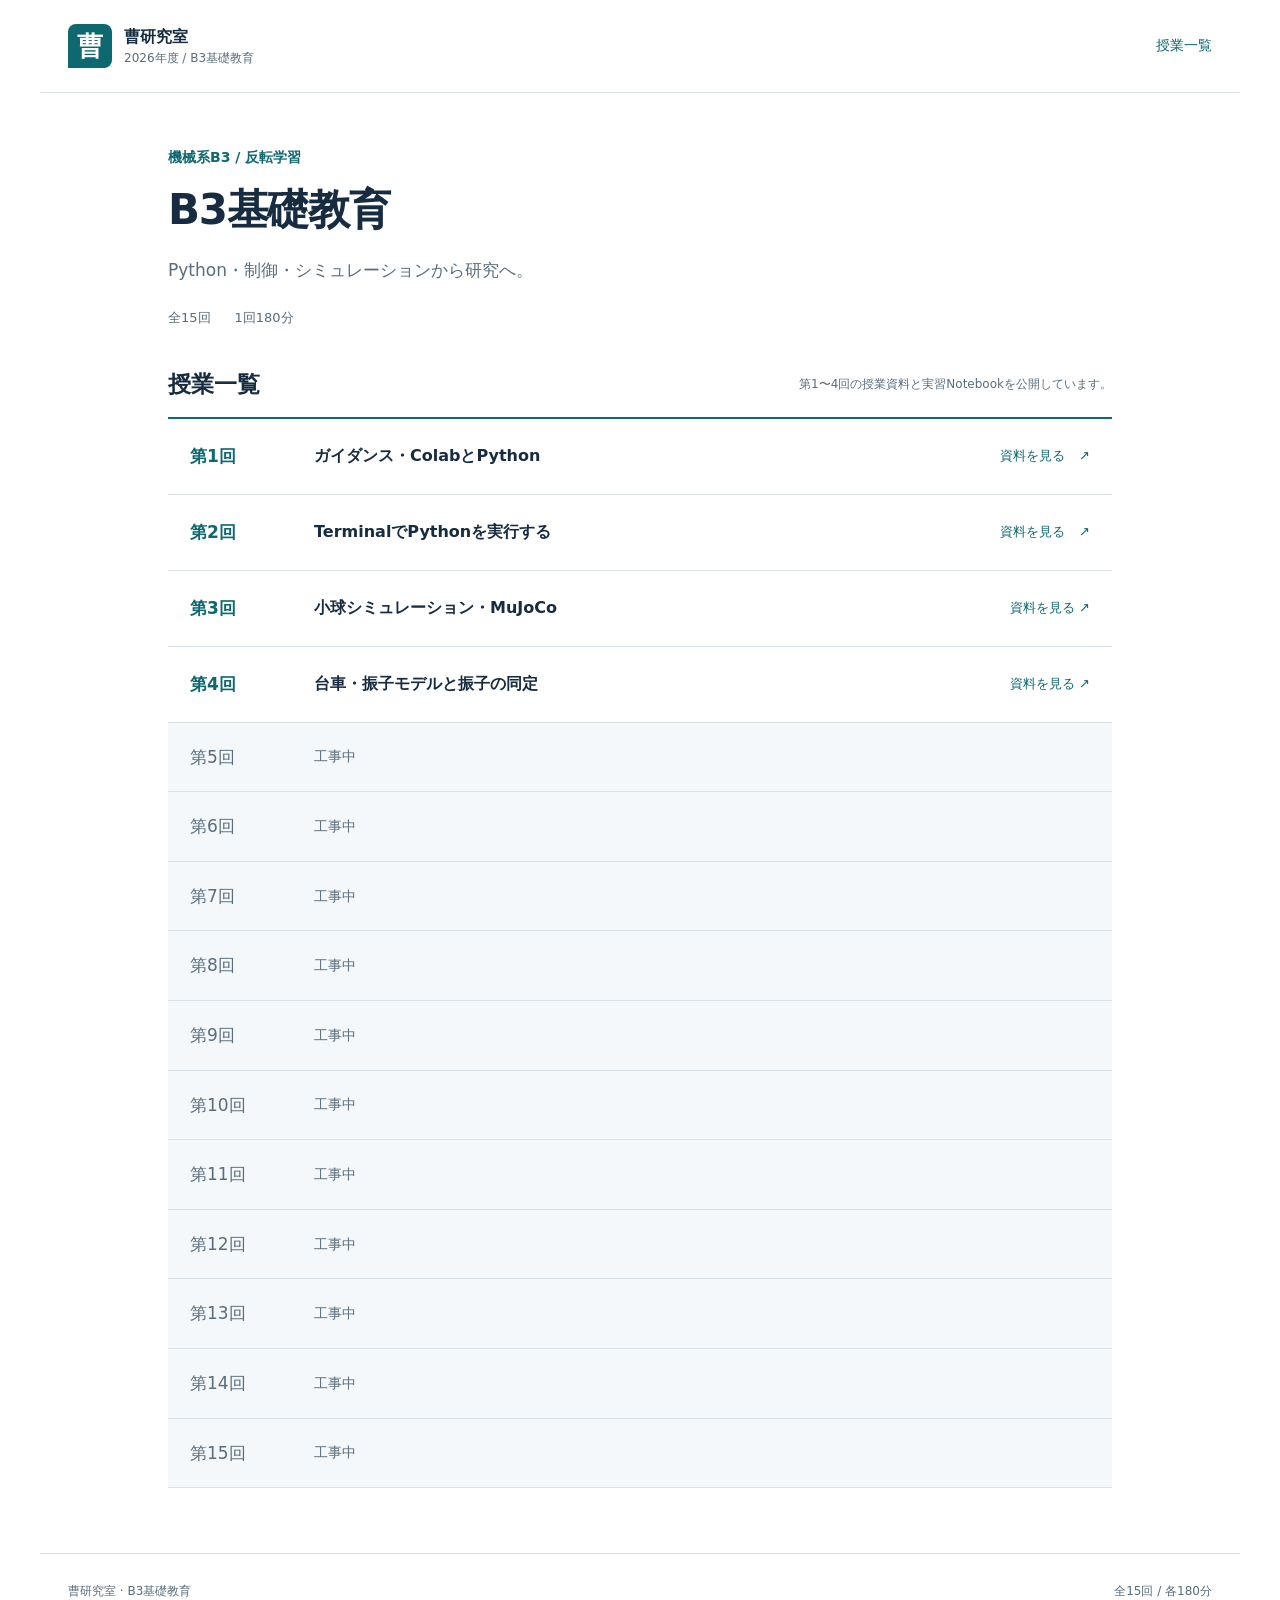
<file: index.html>
<!DOCTYPE html>
<html lang="ja"><head><meta charset="utf-8"/><meta content="width=device-width, initial-scale=1" name="viewport"/><meta content="曹研究室 B3基礎教育。全15回の授業資料。" name="description"/><meta content="#0e6870" name="theme-color"/><title>授業一覧｜曹研究室 B3基礎教育</title><link href="assets/favicon.svg" rel="icon" type="image/svg+xml"/><link href="assets/styles.css" rel="stylesheet"/></head><body><a class="skip" href="#main">本文へ移動</a><header class="site-header"><a class="brand" href="./"><span aria-hidden="true" class="brand-mark">曹</span><span>曹研究室<span class="brand-sub">2026年度 / B3基礎教育</span></span></a><a class="all-lessons" href="./">授業一覧</a></header><main class="course-home" id="main"><section class="course-intro"><p class="course-label">機械系B3 / 反転学習</p><h1>B3基礎教育</h1><p class="course-description">Python・制御・シミュレーションから研究へ。</p><div class="course-facts"><span>全15回</span><span>1回180分</span></div></section><section aria-labelledby="outline-title" class="course-outline"><div class="outline-heading"><h2 id="outline-title">授業一覧</h2><p>第1〜4回の授業資料と実習Notebookを公開しています。</p></div><ol class="lesson-list"><li id="lesson-01"><a class="lesson-row available" href="lessons/01/"><span class="lesson-number">第1回</span><span class="lesson-title">ガイダンス・ColabとPython</span><span class="row-action">資料を見る <span aria-hidden="true">↗</span></span></a></li><li id="lesson-02"><a class="lesson-row available" href="lessons/02/"><span class="lesson-number">第2回</span><span class="lesson-title">TerminalでPythonを実行する</span><span class="row-action">資料を見る <span aria-hidden="true">↗</span></span></a></li><li id="lesson-03"><a class="lesson-row available" href="lessons/03/"><span class="lesson-number">第3回</span><span class="lesson-title">小球シミュレーション・MuJoCo</span><span class="row-action">資料を見る ↗</span></a></li><li id="lesson-04"><a class="lesson-row available" href="lessons/04/"><span class="lesson-number">第4回</span><span class="lesson-title">台車・振子モデルと振子の同定</span><span class="row-action">資料を見る ↗</span></a></li><li class="lesson-row pending" id="lesson-05"><span class="lesson-number">第5回</span><span class="construction">工事中</span></li><li class="lesson-row pending" id="lesson-06"><span class="lesson-number">第6回</span><span class="construction">工事中</span></li><li class="lesson-row pending" id="lesson-07"><span class="lesson-number">第7回</span><span class="construction">工事中</span></li><li class="lesson-row pending" id="lesson-08"><span class="lesson-number">第8回</span><span class="construction">工事中</span></li><li class="lesson-row pending" id="lesson-09"><span class="lesson-number">第9回</span><span class="construction">工事中</span></li><li class="lesson-row pending" id="lesson-10"><span class="lesson-number">第10回</span><span class="construction">工事中</span></li><li class="lesson-row pending" id="lesson-11"><span class="lesson-number">第11回</span><span class="construction">工事中</span></li><li class="lesson-row pending" id="lesson-12"><span class="lesson-number">第12回</span><span class="construction">工事中</span></li><li class="lesson-row pending" id="lesson-13"><span class="lesson-number">第13回</span><span class="construction">工事中</span></li><li class="lesson-row pending" id="lesson-14"><span class="lesson-number">第14回</span><span class="construction">工事中</span></li><li class="lesson-row pending" id="lesson-15"><span class="lesson-number">第15回</span><span class="construction">工事中</span></li></ol></section></main><footer class="site-footer"><span>曹研究室 · B3基礎教育</span><span>全15回 / 各180分</span></footer></body></html>
</file>
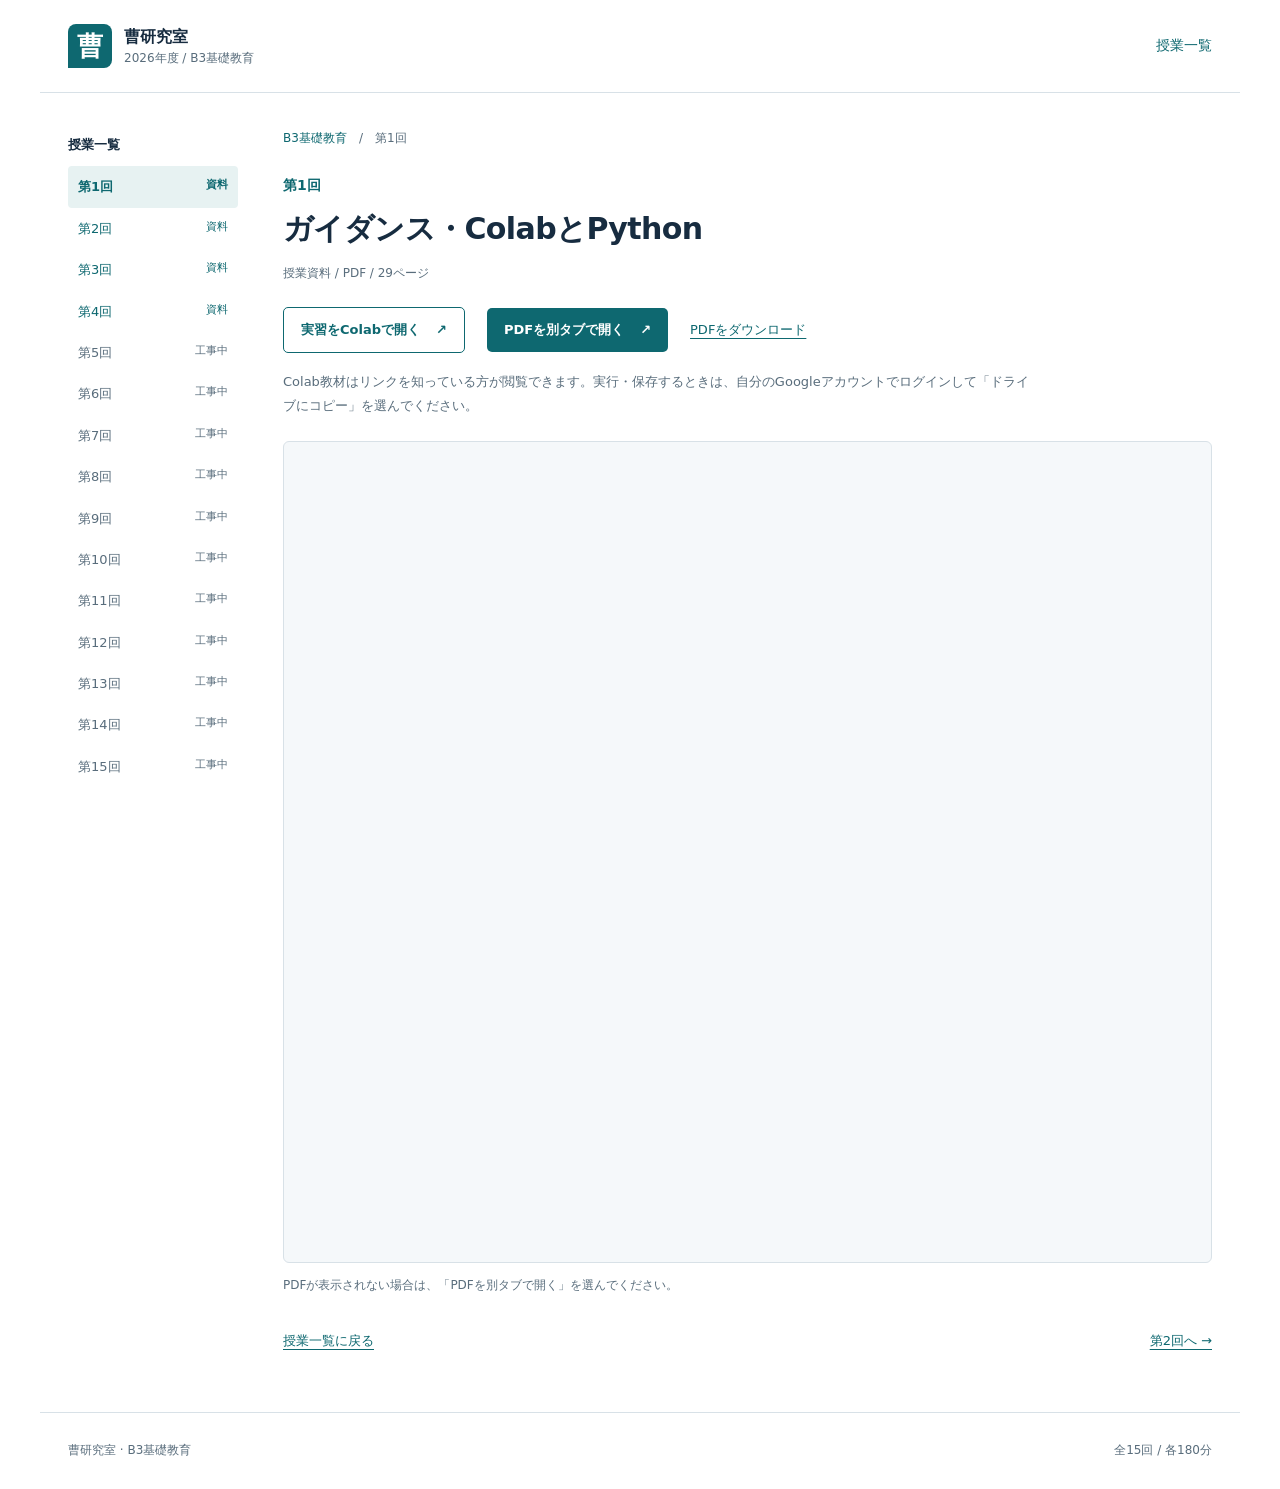
<file: lessons/01/index.html>
<!DOCTYPE html>
<html lang="ja"><head><meta charset="utf-8"/><meta content="width=device-width, initial-scale=1" name="viewport"/><meta content="曹研究室 B3基礎教育。全15回の授業資料。" name="description"/><meta content="#0e6870" name="theme-color"/><title>第1回 ガイダンス・ColabとPython｜曹研究室 B3基礎教育</title><link href="../../assets/favicon.svg" rel="icon" type="image/svg+xml"/><link href="../../assets/styles.css" rel="stylesheet"/></head><body><a class="skip" href="#main">本文へ移動</a><header class="site-header"><a class="brand" href="../../"><span aria-hidden="true" class="brand-mark">曹</span><span>曹研究室<span class="brand-sub">2026年度 / B3基礎教育</span></span></a><a class="all-lessons" href="../../">授業一覧</a></header><main class="lesson-layout" id="main"><aside class="course-nav"><p>授業一覧</p><nav aria-label="各回の資料"><ol><li><a aria-current="page" href="../01/"><span>第1回</span><span class="nav-status">資料</span></a></li><li><a href="../02/"><span>第2回</span><span class="nav-status">資料</span></a></li><li><a href="../03/"><span>第3回</span><span class="nav-status">資料</span></a></li><li><a href="../04/"><span>第4回</span><span class="nav-status">資料</span></a></li><li class="nav-pending"><span>第5回</span><span class="nav-status">工事中</span></li><li class="nav-pending"><span>第6回</span><span class="nav-status">工事中</span></li><li class="nav-pending"><span>第7回</span><span class="nav-status">工事中</span></li><li class="nav-pending"><span>第8回</span><span class="nav-status">工事中</span></li><li class="nav-pending"><span>第9回</span><span class="nav-status">工事中</span></li><li class="nav-pending"><span>第10回</span><span class="nav-status">工事中</span></li><li class="nav-pending"><span>第11回</span><span class="nav-status">工事中</span></li><li class="nav-pending"><span>第12回</span><span class="nav-status">工事中</span></li><li class="nav-pending"><span>第13回</span><span class="nav-status">工事中</span></li><li class="nav-pending"><span>第14回</span><span class="nav-status">工事中</span></li><li class="nav-pending"><span>第15回</span><span class="nav-status">工事中</span></li></ol></nav></aside><article class="lesson-page"><nav aria-label="パンくず" class="breadcrumb"><a href="../../">B3基礎教育</a><span aria-hidden="true">/</span><span>第1回</span></nav><header class="lesson-heading"><p class="course-label">第1回</p><h1>ガイダンス・ColabとPython</h1><p class="pdf-description">授業資料 / PDF / 29ページ</p></header><div class="pdf-actions"><a class="button colab" href="https://colab.research.google.com/drive/1ZdDFFNfeDRK4dEzME4E3wEAp5zHElpoN?usp=sharing" rel="noopener" target="_blank">実習をColabで開く <span aria-hidden="true">↗</span></a><a class="button primary" href="../../materials/01/slides.pdf" rel="noopener" target="_blank">PDFを別タブで開く <span aria-hidden="true">↗</span></a><a class="download-link" download="B3_第1回.pdf" href="../../materials/01/slides.pdf">PDFをダウンロード</a></div><p class="colab-note">Colab教材はリンクを知っている方が閲覧できます。実行・保存するときは、自分のGoogleアカウントでログインして「ドライブにコピー」を選んでください。</p><div class="pdf-viewer"><iframe src="../../materials/01/slides.pdf#view=FitH" title="第1回 ガイダンス・ColabとPython 授業資料PDF"></iframe></div><p class="viewer-note">PDFが表示されない場合は、「PDFを別タブで開く」を選んでください。</p><nav aria-label="授業の移動" class="lesson-bottom"><a href="../../">授業一覧に戻る</a><a href="../02/">第2回へ →</a></nav></article></main><footer class="site-footer"><span>曹研究室 · B3基礎教育</span><span>全15回 / 各180分</span></footer></body></html>
</file>
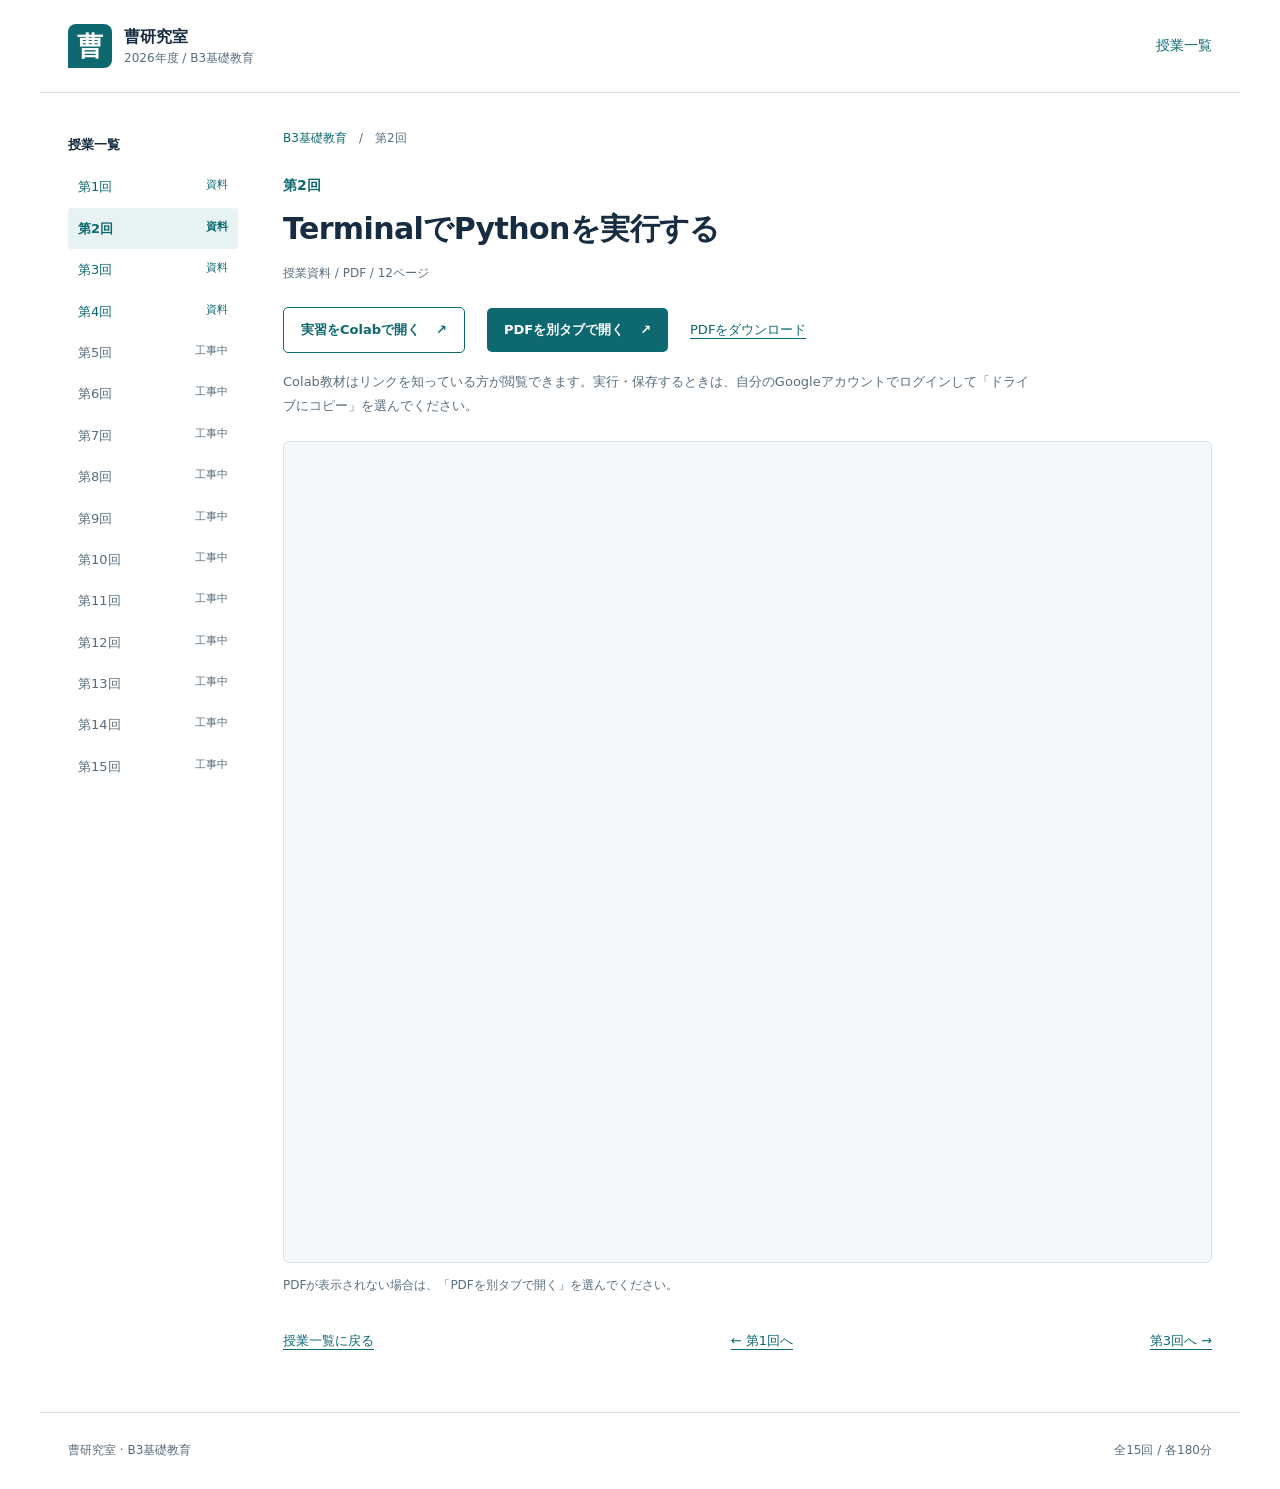
<file: lessons/02/index.html>
<!DOCTYPE html>
<html lang="ja"><head><meta charset="utf-8"/><meta content="width=device-width, initial-scale=1" name="viewport"/><meta content="曹研究室 B3基礎教育。全15回の授業資料。" name="description"/><meta content="#0e6870" name="theme-color"/><title>第2回 TerminalでPythonを実行する｜曹研究室 B3基礎教育</title><link href="../../assets/favicon.svg" rel="icon" type="image/svg+xml"/><link href="../../assets/styles.css" rel="stylesheet"/></head><body><a class="skip" href="#main">本文へ移動</a><header class="site-header"><a class="brand" href="../../"><span aria-hidden="true" class="brand-mark">曹</span><span>曹研究室<span class="brand-sub">2026年度 / B3基礎教育</span></span></a><a class="all-lessons" href="../../">授業一覧</a></header><main class="lesson-layout" id="main"><aside class="course-nav"><p>授業一覧</p><nav aria-label="各回の資料"><ol><li><a href="../01/"><span>第1回</span><span class="nav-status">資料</span></a></li><li><a aria-current="page" href="../02/"><span>第2回</span><span class="nav-status">資料</span></a></li><li><a href="../03/"><span>第3回</span><span class="nav-status">資料</span></a></li><li><a href="../04/"><span>第4回</span><span class="nav-status">資料</span></a></li><li class="nav-pending"><span>第5回</span><span class="nav-status">工事中</span></li><li class="nav-pending"><span>第6回</span><span class="nav-status">工事中</span></li><li class="nav-pending"><span>第7回</span><span class="nav-status">工事中</span></li><li class="nav-pending"><span>第8回</span><span class="nav-status">工事中</span></li><li class="nav-pending"><span>第9回</span><span class="nav-status">工事中</span></li><li class="nav-pending"><span>第10回</span><span class="nav-status">工事中</span></li><li class="nav-pending"><span>第11回</span><span class="nav-status">工事中</span></li><li class="nav-pending"><span>第12回</span><span class="nav-status">工事中</span></li><li class="nav-pending"><span>第13回</span><span class="nav-status">工事中</span></li><li class="nav-pending"><span>第14回</span><span class="nav-status">工事中</span></li><li class="nav-pending"><span>第15回</span><span class="nav-status">工事中</span></li></ol></nav></aside><article class="lesson-page"><nav aria-label="パンくず" class="breadcrumb"><a href="../../">B3基礎教育</a><span aria-hidden="true">/</span><span>第2回</span></nav><header class="lesson-heading"><p class="course-label">第2回</p><h1>TerminalでPythonを実行する</h1><p class="pdf-description">授業資料 / PDF / 12ページ</p></header><div class="pdf-actions"><a class="button colab" href="https://colab.research.google.com/drive/1m3ff0OOlyYH0OrJ8MMpPL3AChTdIDqF0?usp=sharing" rel="noopener" target="_blank">実習をColabで開く <span aria-hidden="true">↗</span></a><a class="button primary" href="../../materials/02/slides.pdf" rel="noopener" target="_blank">PDFを別タブで開く <span aria-hidden="true">↗</span></a><a class="download-link" download="B3_第2回.pdf" href="../../materials/02/slides.pdf">PDFをダウンロード</a></div><p class="colab-note">Colab教材はリンクを知っている方が閲覧できます。実行・保存するときは、自分のGoogleアカウントでログインして「ドライブにコピー」を選んでください。</p><div class="pdf-viewer"><iframe src="../../materials/02/slides.pdf#view=FitH" title="第2回 TerminalでPythonを実行する 授業資料PDF"></iframe></div><p class="viewer-note">PDFが表示されない場合は、「PDFを別タブで開く」を選んでください。</p><nav aria-label="授業の移動" class="lesson-bottom"><a href="../../">授業一覧に戻る</a><a href="../01/">← 第1回へ</a><a href="../03/">第3回へ →</a></nav></article></main><footer class="site-footer"><span>曹研究室 · B3基礎教育</span><span>全15回 / 各180分</span></footer></body></html>
</file>
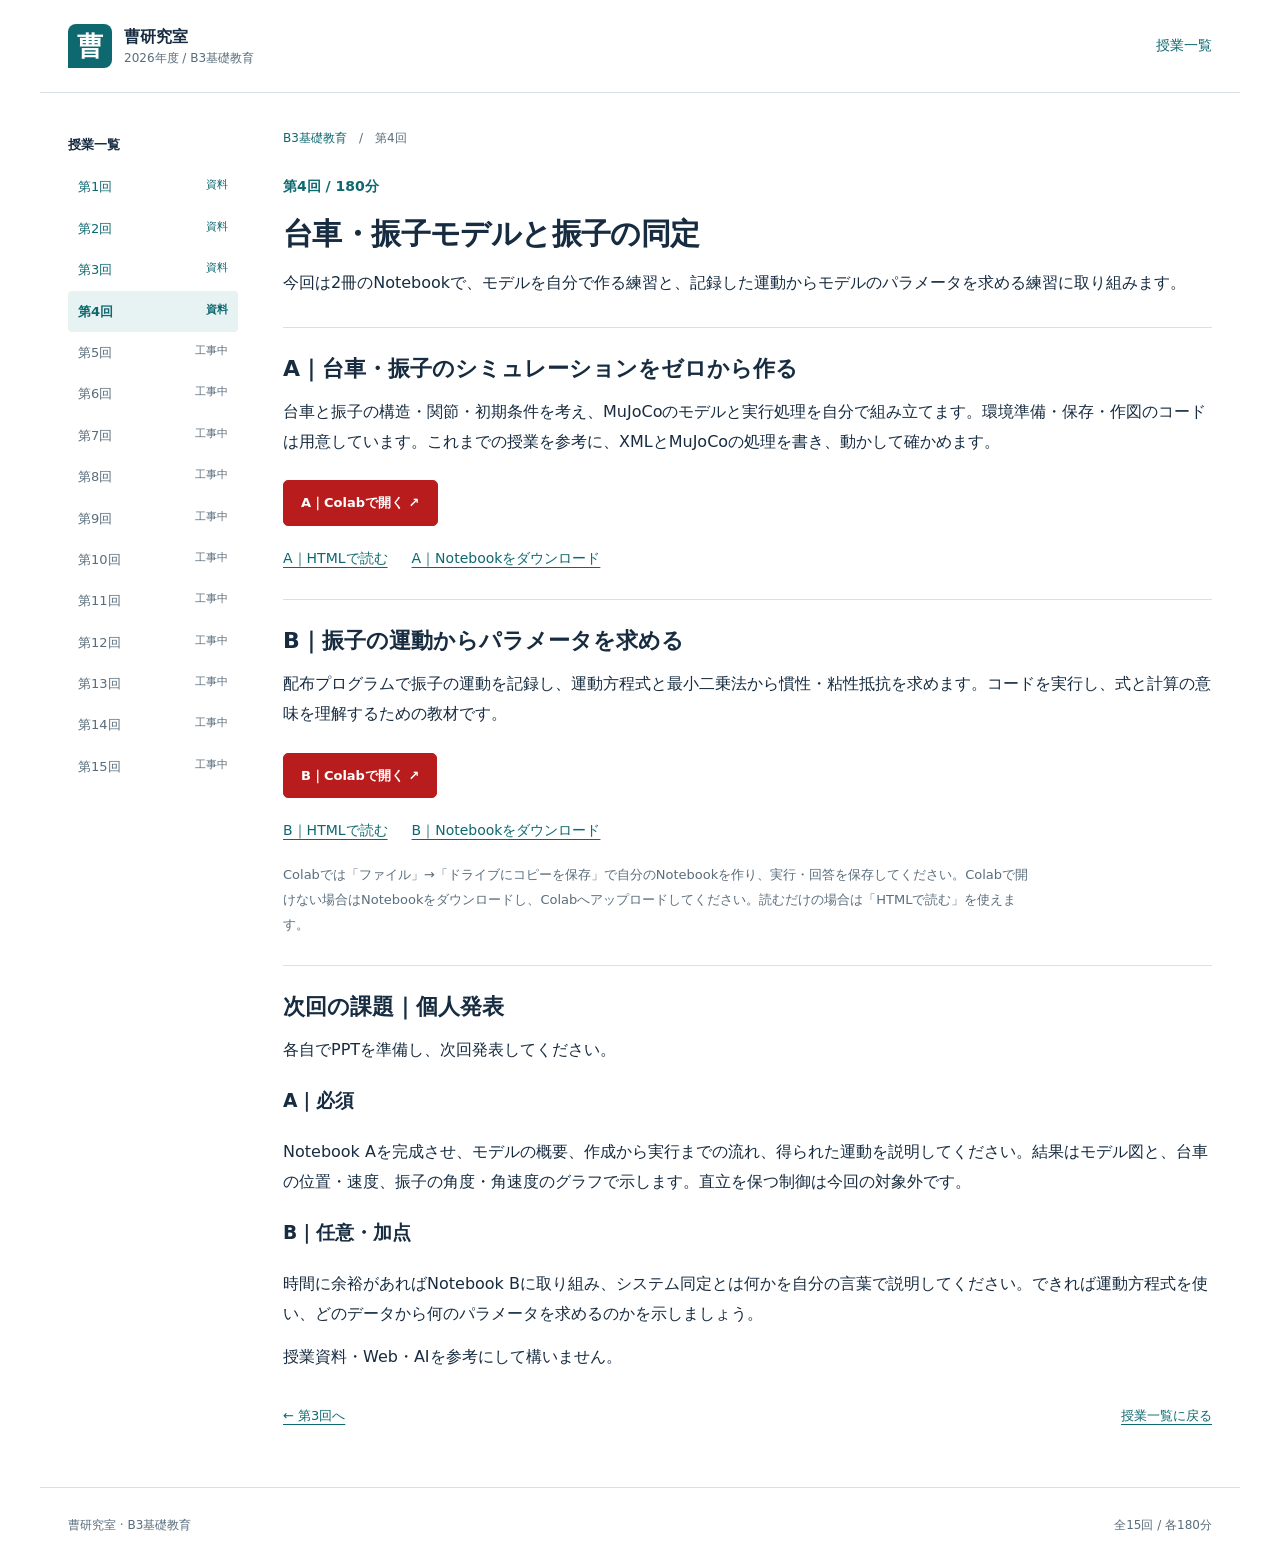
<file: lessons/04/index.html>
<!doctype html>
<html lang="ja">
<head>
<meta charset="utf-8"><meta name="viewport" content="width=device-width, initial-scale=1">
<meta name="description" content="第4回：台車・振子のシミュレーションをゼロから作り、支点を固定した振子のデータから減衰を推定します。">
<title>第4回 台車・振子モデルと振子の同定｜曹研究室 B3基礎教育</title>
<link rel="icon" href="../../assets/favicon.svg" type="image/svg+xml">
<link rel="stylesheet" href="../../assets/styles.css">
<style>
.lesson04 .notebook-section{margin-top:28px;padding-top:24px;border-top:1px solid var(--line)}
.lesson04 h2{font-size:22px;margin-bottom:12px}.lesson04 p{margin:12px 0;line-height:1.9}
.lesson04 .button.colab{background:#b91c1c;border:1px solid #b91c1c;color:#fff}
.lesson04 .button.colab:hover{background:#991b1b;border-color:#991b1b}
.lesson04 .material-links{display:flex;flex-wrap:wrap;gap:12px 24px;font-size:14px}
.lesson04 .colab-note{margin-top:20px}
</style>
</head>
<body>
<a class="skip" href="#main">本文へ移動</a>
<header class="site-header"><a class="brand" href="../../"><span class="brand-mark" aria-hidden="true">曹</span><span>曹研究室<span class="brand-sub">2026年度 / B3基礎教育</span></span></a><a class="all-lessons" href="../../">授業一覧</a></header>
<div class="lesson-layout">
<aside class="course-nav"><p>授業一覧</p><nav aria-label="各回の資料"><ol><li><a href="../01/"><span>第1回</span><span class="nav-status">資料</span></a></li><li><a href="../02/"><span>第2回</span><span class="nav-status">資料</span></a></li><li><a href="../03/"><span>第3回</span><span class="nav-status">資料</span></a></li><li><a href="../04/" aria-current="page"><span>第4回</span><span class="nav-status">資料</span></a></li><li class="nav-pending"><span>第5回</span><span class="nav-status">工事中</span></li><li class="nav-pending"><span>第6回</span><span class="nav-status">工事中</span></li><li class="nav-pending"><span>第7回</span><span class="nav-status">工事中</span></li><li class="nav-pending"><span>第8回</span><span class="nav-status">工事中</span></li><li class="nav-pending"><span>第9回</span><span class="nav-status">工事中</span></li><li class="nav-pending"><span>第10回</span><span class="nav-status">工事中</span></li><li class="nav-pending"><span>第11回</span><span class="nav-status">工事中</span></li><li class="nav-pending"><span>第12回</span><span class="nav-status">工事中</span></li><li class="nav-pending"><span>第13回</span><span class="nav-status">工事中</span></li><li class="nav-pending"><span>第14回</span><span class="nav-status">工事中</span></li><li class="nav-pending"><span>第15回</span><span class="nav-status">工事中</span></li></ol></nav></aside>
<main id="main" class="lesson-page lesson04">
<nav class="breadcrumb" aria-label="パンくず"><a href="../../">B3基礎教育</a><span aria-hidden="true">/</span><span>第4回</span></nav>
<header class="lesson-heading"><p class="course-label">第4回 / 180分</p><h1>台車・振子モデルと振子の同定</h1>
<p>今回は2冊のNotebookで、モデルを自分で作る練習と、記録した運動からモデルのパラメータを求める練習に取り組みます。</p></header>
<section class="notebook-section" aria-labelledby="model-title">
<h2 id="model-title">A｜台車・振子のシミュレーションをゼロから作る</h2>
<p>台車と振子の構造・関節・初期条件を考え、MuJoCoのモデルと実行処理を自分で組み立てます。環境準備・保存・作図のコードは用意しています。これまでの授業を参考に、XMLとMuJoCoの処理を書き、動かして確かめます。</p>
<div class="pdf-actions"><a class="button colab" href="https://colab.research.google.com/drive/1zJkIM1h1L9vUq7i0Lh4q-iRpZC7evbGe" target="_blank" rel="noopener">A｜Colabで開く ↗</a></div>
<div class="material-links"><a href="../../materials/04/model.html">A｜HTMLで読む</a><a href="../../materials/04/model.ipynb" download="B3_04A_Model.ipynb">A｜Notebookをダウンロード</a></div>
</section>
<section class="notebook-section" aria-labelledby="identification-title">
<h2 id="identification-title">B｜振子の運動からパラメータを求める</h2>
<p>配布プログラムで振子の運動を記録し、運動方程式と最小二乗法から慣性・粘性抵抗を求めます。コードを実行し、式と計算の意味を理解するための教材です。</p>
<div class="pdf-actions"><a class="button colab" href="https://colab.research.google.com/drive/1qgVpKimMMXmOCDh3XeUuEIe2Cxim4zfc" target="_blank" rel="noopener">B｜Colabで開く ↗</a></div>
<div class="material-links"><a href="../../materials/04/identification.html">B｜HTMLで読む</a><a href="../../materials/04/identification.ipynb" download="B3_04B_Identification.ipynb">B｜Notebookをダウンロード</a></div>
</section>
<p class="colab-note">Colabでは「ファイル」→「ドライブにコピーを保存」で自分のNotebookを作り、実行・回答を保存してください。Colabで開けない場合はNotebookをダウンロードし、Colabへアップロードしてください。読むだけの場合は「HTMLで読む」を使えます。</p>
<section class="notebook-section" aria-labelledby="assignment-title">
<h2 id="assignment-title">次回の課題｜個人発表</h2>
<p>各自でPPTを準備し、次回発表してください。</p>
<h3>A｜必須</h3>
<p>Notebook Aを完成させ、モデルの概要、作成から実行までの流れ、得られた運動を説明してください。結果はモデル図と、台車の位置・速度、振子の角度・角速度のグラフで示します。直立を保つ制御は今回の対象外です。</p>
<h3>B｜任意・加点</h3>
<p>時間に余裕があればNotebook Bに取り組み、システム同定とは何かを自分の言葉で説明してください。できれば運動方程式を使い、どのデータから何のパラメータを求めるのかを示しましょう。</p>
<p>授業資料・Web・AIを参考にして構いません。</p>
</section>
<nav class="lesson-bottom" aria-label="授業の移動"><a href="../03/">← 第3回へ</a><a href="../../">授業一覧に戻る</a></nav>
</main></div>
<footer class="site-footer"><span>曹研究室 · B3基礎教育</span><span>全15回 / 各180分</span></footer>
</body></html>
</file>
<file: assets/styles.css>
:root{--ink:#172c40;--muted:#596d7c;--teal:#0e6870;--line:#d8e1e7;--wash:#f5f8fa;--focus:#d67516}*{box-sizing:border-box}html{scroll-behavior:smooth}body{margin:0;color:var(--ink);background:#fff;font-family:"Noto Sans CJK JP","Yu Gothic","Hiragino Kaku Gothic ProN",system-ui,sans-serif;font-size:16px;line-height:1.8}a{color:var(--teal);text-underline-offset:4px}a:hover{color:#284cbd}a:focus-visible{outline:3px solid var(--focus);outline-offset:4px}h1,h2,p,ol{margin:0}h1,h2{line-height:1.5}.skip{position:absolute;left:20px;top:-100px;background:white;padding:8px 16px;z-index:10}.skip:focus{top:10px}.site-header{max-width:1200px;margin:auto;padding:24px 28px;border-bottom:1px solid var(--line);display:flex;justify-content:space-between;align-items:center;gap:24px}.brand{display:flex;gap:12px;align-items:center;text-decoration:none;color:var(--ink);font-weight:700;line-height:1.5}.brand-mark{display:grid;place-items:center;width:44px;height:44px;background:var(--teal);color:white;font-size:26px;border-radius:8px 8px 8px 0}.brand-sub{display:block;color:var(--muted);font-size:12px;font-weight:500}.all-lessons{font-size:14px;text-decoration:none}.course-home{max-width:1000px;padding:0 28px 65px;margin:auto}.course-intro{padding:52px 0 38px}.course-label{font-size:14px;font-weight:700;color:var(--teal);margin-bottom:8px}.course-intro h1{font-size:42px;letter-spacing:-.03em}.course-description{font-size:17px;color:var(--muted);margin:14px 0 20px}.course-facts{display:flex;gap:24px;color:var(--muted);font-size:13px}.outline-heading{display:flex;align-items:center;justify-content:space-between;gap:20px;margin-bottom:15px}.outline-heading h2{font-size:23px}.outline-heading p{font-size:12px;color:var(--muted)}.lesson-list{list-style:none;padding:0;border-top:2px solid var(--teal)}.lesson-list>li{border-bottom:1px solid var(--line)}.lesson-row{display:grid;grid-template-columns:100px minmax(0,1fr) auto;align-items:center;gap:24px;min-height:75px;padding:19px 22px}.available{color:var(--ink);text-decoration:none}.available:hover{background:#edf6f6;color:var(--teal)}.lesson-number{font-size:17px;font-weight:700;white-space:nowrap}.available .lesson-number{color:var(--teal)}.lesson-title{font-size:16px;font-weight:600}.row-action{font-size:13px;color:var(--teal);white-space:nowrap}.row-action span{margin-left:10px}.pending{background:var(--wash);min-height:66px;color:var(--muted)}.pending .lesson-number{font-weight:500}.construction{font-size:14px;grid-column:2/4}.site-footer{max-width:1200px;padding:27px 28px;margin:auto;display:flex;justify-content:space-between;gap:20px;border-top:1px solid var(--line);font-size:12px;color:var(--muted)}.lesson-layout{max-width:1200px;margin:auto;display:grid;grid-template-columns:170px minmax(0,1fr);gap:45px;padding:35px 28px 60px}.course-nav{font-size:13px;padding-top:5px}.course-nav>p{font-weight:700;margin-bottom:10px}.course-nav ol{list-style:none;padding:0}.course-nav li a,.nav-pending{display:flex;justify-content:space-between;gap:20px;padding:9px 10px}.course-nav li a{text-decoration:none;border-radius:4px}.course-nav a[aria-current=page]{background:#e7f2f2;font-weight:700}.nav-pending{color:var(--muted)}.nav-status{font-size:11px}.breadcrumb{display:flex;gap:12px;font-size:12px;color:var(--muted);margin-bottom:23px}.breadcrumb a{text-decoration:none}.lesson-heading h1{font-size:30px;letter-spacing:-.02em}.pdf-description{font-size:12px;color:var(--muted);margin-top:12px}.pdf-actions{display:flex;align-items:center;flex-wrap:wrap;gap:22px;margin:23px 0 20px}.button{display:inline-flex;align-items:center;justify-content:center;gap:16px;padding:10px 17px;border-radius:5px;text-decoration:none;min-height:44px;font-size:13px;font-weight:700}.button.primary{background:var(--teal);color:white}.button.primary:hover{background:#084f56}.download-link{font-size:13px}.pdf-viewer{border:1px solid var(--line);background:var(--wash);border-radius:6px;overflow:hidden}.pdf-viewer iframe{display:block;width:100%;height:820px;border:0}.viewer-note{font-size:12px;color:var(--muted);margin-top:12px}.lesson-bottom{display:flex;justify-content:space-between;font-size:13px;gap:20px;margin-top:32px}.lesson-page{min-width:0}@media(max-width:800px){.lesson-layout{grid-template-columns:1fr;gap:0;padding:25px 20px 40px}.course-nav{display:none}.lesson-heading h1{font-size:26px}.pdf-viewer iframe{height:70vh;min-height:420px}}@media(max-width:600px){.site-header{padding:20px}.course-home{padding:0 20px 45px}.course-intro{padding:35px 0 28px}.course-intro h1{font-size:34px}.course-description{font-size:14px}.outline-heading{align-items:start;flex-direction:column;gap:8px}.lesson-row{grid-template-columns:62px minmax(0,1fr);gap:7px 15px;padding:17px 12px}.lesson-number{font-size:16px}.lesson-title{font-size:14px}.row-action{grid-column:2;font-size:12px}.construction{grid-column:2}.pending{min-height:60px}.site-footer{padding:24px 20px;flex-wrap:wrap}.brand-sub{font-size:11px}.all-lessons{font-size:12px}.pdf-actions{gap:16px}.lesson-heading h1{font-size:24px}}@media(prefers-reduced-motion:reduce){html{scroll-behavior:auto}}

.button.colab{background:#fff;color:var(--teal);border:1px solid var(--teal)}.button.colab:hover{background:#edf6f6}.colab-note{font-size:13px;line-height:1.9;color:var(--muted);margin:-3px 0 22px;max-width:58em}
</file>
